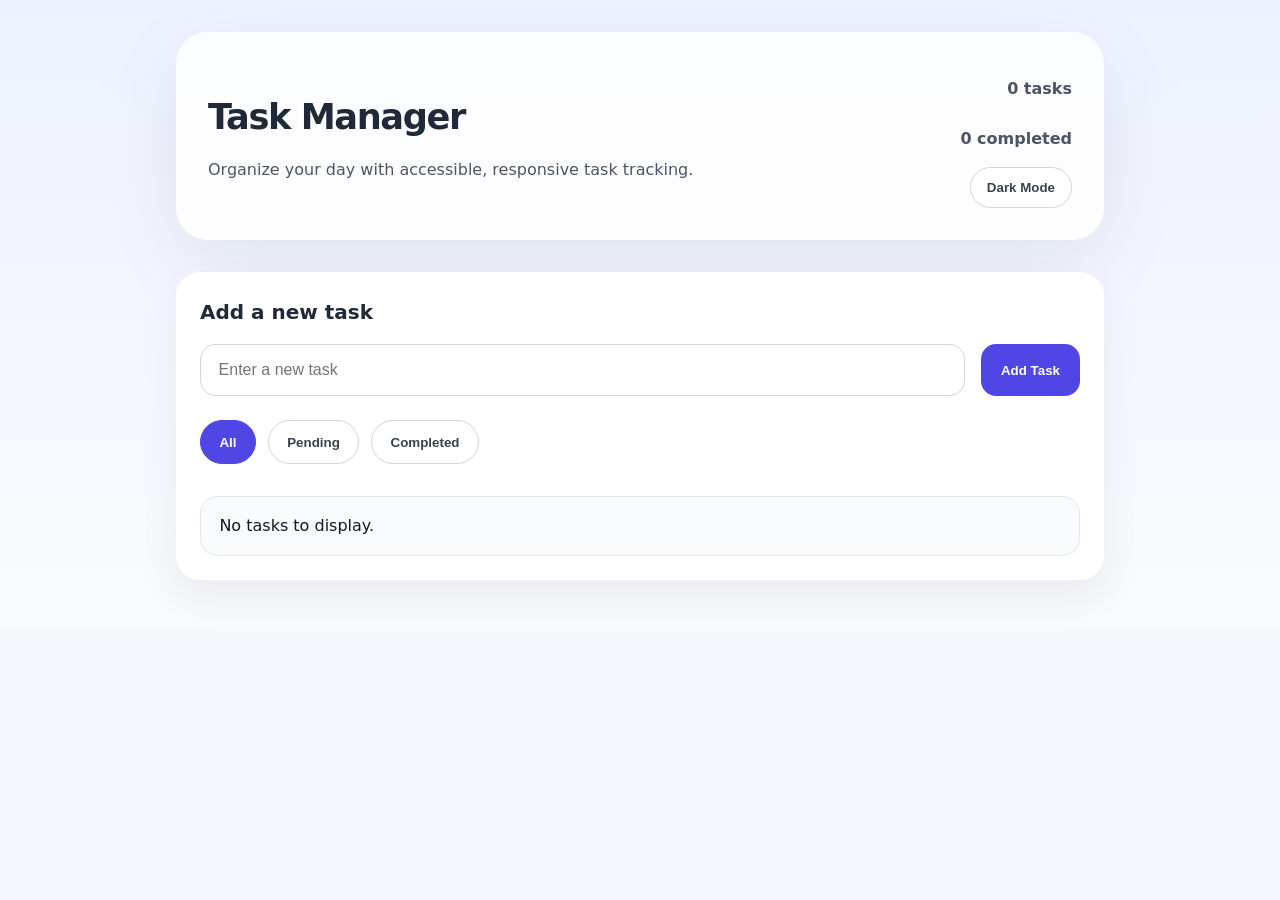
<file: index.html>
<!DOCTYPE html>
<html lang="en">
<head>
    <meta charset="UTF-8">
    <meta name="viewport" content="width=device-width, initial-scale=1.0">
    <title>Task Manager</title>
    <link rel="stylesheet" href="styles.css">
</head>
<body>
    <main class="app-shell" aria-labelledby="app-title">
        <section class="hero" aria-labelledby="app-title description">
            <div>
                <h1 id="app-title">Task Manager</h1>
                <p id="description">Organize your day with accessible, responsive task tracking.</p>
            </div>
            <div class="hero-meta">
                <div class="stats" aria-live="polite" aria-atomic="true">
                    <p><strong id="total-count">0</strong> tasks</p>
                    <p><strong id="completed-count">0</strong> completed</p>
                </div>
                <button id="theme-toggle" class="theme-toggle" type="button" aria-pressed="false" aria-label="Toggle dark mode">Dark Mode</button>
            </div>
        </section>

        <section class="task-panel" aria-labelledby="task-panel-title">
            <h2 id="task-panel-title">Add a new task</h2>
            <form id="task-form" class="task-form">
                <label for="task-input" class="visually-hidden">Task description</label>
                <input type="text" id="task-input" name="task" placeholder="Enter a new task" autocomplete="off" required>
                <button type="submit">Add Task</button>
            </form>
            <div class="filter-group" role="group" aria-label="Filter tasks">
                <button type="button" class="filter-button active" data-filter="all">All</button>
                <button type="button" class="filter-button" data-filter="pending">Pending</button>
                <button type="button" class="filter-button" data-filter="completed">Completed</button>
            </div>
            <div class="task-list-container">
                <h3 class="visually-hidden">Current tasks</h3>
                <ul id="task-list" class="task-list" aria-label="Task list"></ul>
            </div>
        </section>
    </main>

    <script src="script.js"></script>
</body>
</html>
</file>
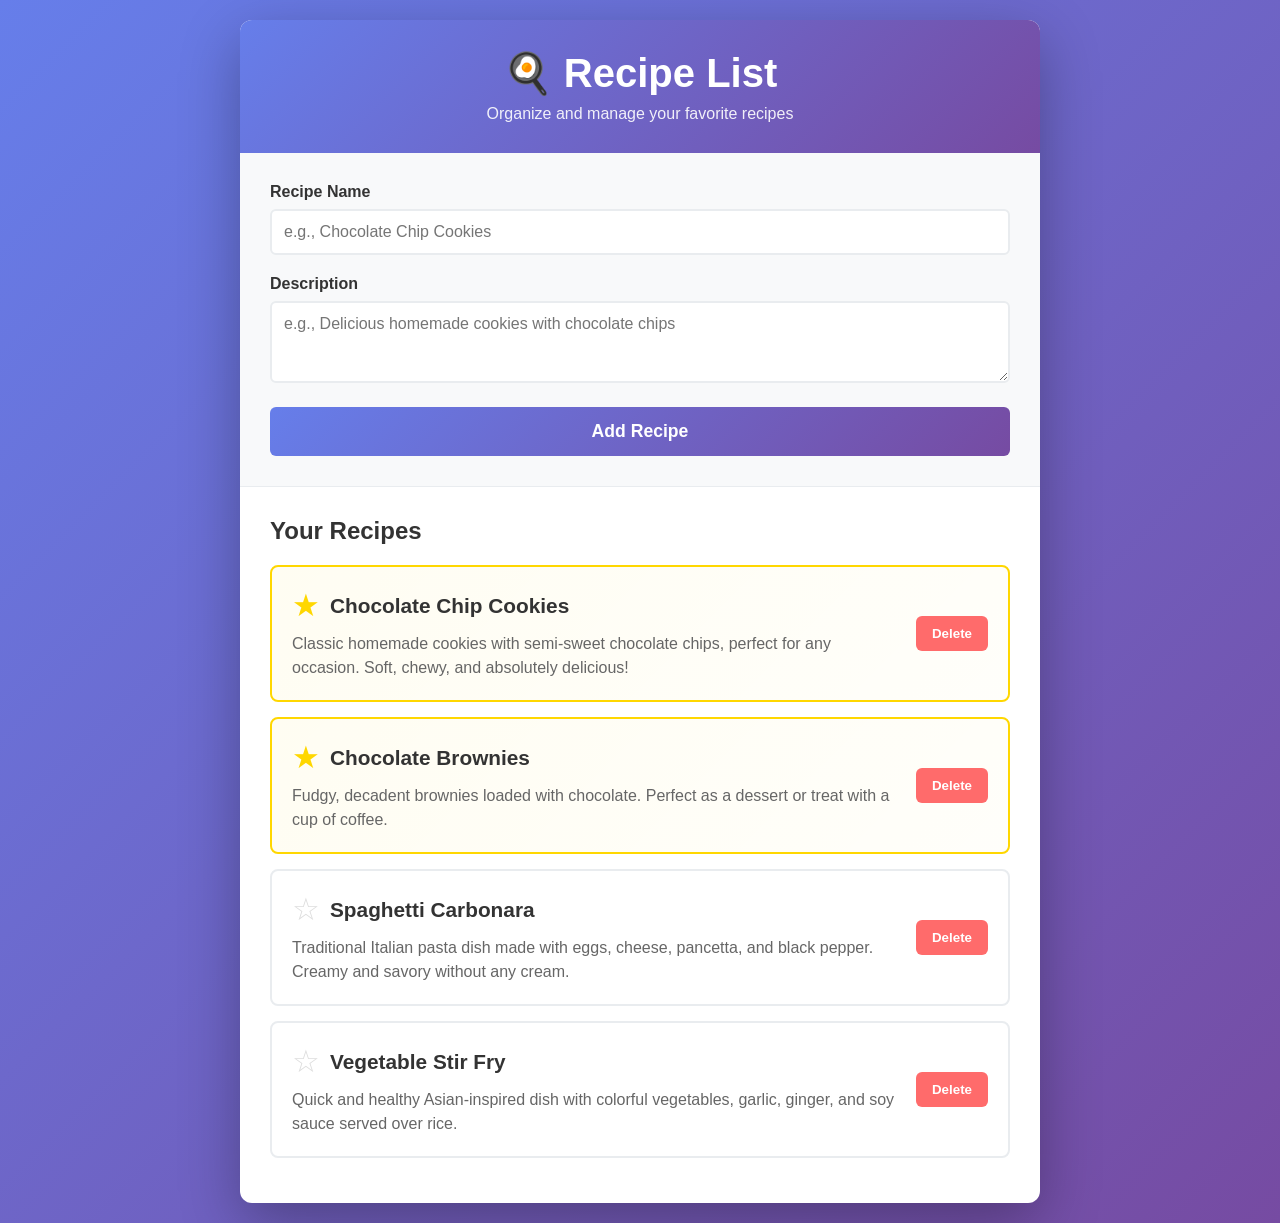
<file: vscode101/index.html>
<!DOCTYPE html>
<html lang="en">
<head>
    <meta charset="UTF-8">
    <meta name="viewport" content="width=device-width, initial-scale=1.0">
    <title>Recipe List App</title>
    <link rel="stylesheet" href="styles.css">
</head>
<body>
    <div class="container">
        <header>
            <h1>🍳 Recipe List</h1>
            <p class="subtitle">Organize and manage your favorite recipes</p>
        </header>

        <div class="form-section">
            <form id="recipeForm">
                <div class="form-group">
                    <label for="recipeName">Recipe Name</label>
                    <input 
                        type="text" 
                        id="recipeName" 
                        placeholder="e.g., Chocolate Chip Cookies" 
                        required
                    >
                </div>
                <div class="form-group">
                    <label for="recipeDescription">Description</label>
                    <textarea 
                        id="recipeDescription" 
                        placeholder="e.g., Delicious homemade cookies with chocolate chips" 
                        rows="3"
                        required
                    ></textarea>
                </div>
                <button type="submit" class="btn-add">Add Recipe</button>
            </form>
        </div>

        <div class="recipes-section">
            <h2>Your Recipes</h2>
            <ul id="recipeList" class="recipe-list">
                <!-- Recipes will be added here dynamically -->
            </ul>
        </div>
    </div>

    <script src="script.js"></script>
</body>
</html>
</file>
<file: styles.css>
:root {
    color-scheme: light;
    font-family: Inter, system-ui, -apple-system, BlinkMacSystemFont, "Segoe UI", sans-serif;
    background-color: #f4f7fb;
    color: #1f2937;
    font-size: 16px;
}

* {
    box-sizing: border-box;
}

html, body {
    margin: 0;
    min-height: 100%;
}

body {
    background: linear-gradient(180deg, #eef2ff 0%, #f8fafc 100%);
    line-height: 1.6;
}

.app-shell {
    max-width: 960px;
    margin: 0 auto;
    padding: 2rem 1rem 3rem;
}

.hero {
    display: grid;
    gap: 1.5rem;
    padding: 2rem;
    border-radius: 2rem;
    background: rgba(255, 255, 255, 0.85);
    box-shadow: 0 24px 80px rgba(15, 23, 42, 0.08);
    align-items: center;
    grid-template-columns: 1fr auto;
}

.hero-meta {
    display: flex;
    flex-direction: column;
    align-items: flex-end;
    gap: 1rem;
}

.theme-toggle {
    border: 1px solid #d1d5db;
    background: #ffffff;
    color: #374151;
    border-radius: 999px;
    padding: 0.75rem 1rem;
    cursor: pointer;
    font-weight: 700;
    transition: background-color 0.2s ease, border-color 0.2s ease, color 0.2s ease, transform 0.2s ease;
}

.theme-toggle:hover,
.theme-toggle:focus-visible {
    background: #eef2ff;
    border-color: #a5b4fc;
    outline: none;
    transform: translateY(-1px);
}

.hero h1 {
    margin: 0;
    font-size: clamp(2rem, 2.75vw, 3rem);
    letter-spacing: -0.04em;
}

.hero p {
    margin: 0.75rem 0 0;
    max-width: 42rem;
    color: #4b5563;
}

.stats {
    display: grid;
    gap: 0.75rem;
    justify-items: end;
    text-align: right;
    font-weight: 600;
}

.task-panel {
    margin-top: 2rem;
    padding: 1.5rem;
    border-radius: 1.5rem;
    background: #ffffff;
    box-shadow: 0 18px 40px rgba(15, 23, 42, 0.06);
}

.task-panel h2 {
    margin: 0 0 1rem;
    font-size: 1.25rem;
}

.task-form {
    display: grid;
    gap: 1rem;
    grid-template-columns: 1fr auto;
}

.task-form input {
    min-width: 0;
    padding: 1rem 1.1rem;
    border: 1px solid #d1d5db;
    border-radius: 0.95rem;
    font-size: 1rem;
    transition: border-color 0.2s ease, box-shadow 0.2s ease;
}

.task-form input:focus {
    outline: none;
    border-color: #6366f1;
    box-shadow: 0 0 0 4px rgba(99, 102, 241, 0.16);
}

.task-form button {
    padding: 1rem 1.25rem;
    border: none;
    border-radius: 0.95rem;
    background: #4f46e5;
    color: #ffffff;
    font-weight: 700;
    cursor: pointer;
    transition: transform 0.2s ease, background-color 0.2s ease;
}

.task-form button:hover,
.task-form button:focus-visible {
    background: #4338ca;
    transform: translateY(-1px);
}

.task-list-container {
    margin-top: 2rem;
}

.filter-group {
    display: inline-flex;
    flex-wrap: wrap;
    gap: 0.75rem;
    margin-top: 1.5rem;
}

.filter-button {
    border: 1px solid #d1d5db;
    background: #ffffff;
    color: #374151;
    border-radius: 999px;
    padding: 0.85rem 1.15rem;
    cursor: pointer;
    font-weight: 600;
    transition: background-color 0.2s ease, border-color 0.2s ease, color 0.2s ease;
}

.filter-button:hover,
.filter-button:focus-visible {
    border-color: #a5b4fc;
    background: #eef2ff;
    outline: none;
}

.filter-button.active {
    background: #4f46e5;
    color: #ffffff;
    border-color: #4f46e5;
}

.task-list {
    list-style: none;
    margin: 0;
    padding: 0;
    display: grid;
    gap: 1rem;
}

.task-item {
    display: grid;
    grid-template-columns: 1fr auto;
    align-items: center;
    gap: 1rem;
    padding: 1rem 1.15rem;
    border-radius: 1.1rem;
    background: #f8fafc;
    border: 1px solid #e5e7eb;
}

.task-item.completed {
    background: #eef2ff;
    border-color: #c7d2fe;
}

.task-item label {
    display: flex;
    align-items: center;
    gap: 0.75rem;
    cursor: pointer;
    width: 100%;
}

.task-item input[type="checkbox"] {
    width: 1.25rem;
    height: 1.25rem;
    accent-color: #4f46e5;
}

.task-item .task-text {
    margin: 0;
    color: #111827;
}

.task-item.completed .task-text {
    color: #4b5563;
    text-decoration: line-through;
}

.task-item button {
    border: none;
    background: transparent;
    color: #ef4444;
    font-weight: 700;
    cursor: pointer;
    padding: 0.5rem;
}

.task-item button:hover,
.task-item button:focus-visible {
    color: #b91c1c;
}

.visually-hidden {
    position: absolute;
    width: 1px;
    height: 1px;
    padding: 0;
    margin: -1px;
    overflow: hidden;
    clip: rect(0, 0, 0, 0);
    white-space: nowrap;
    border: 0;
}

:root.dark {
    color-scheme: dark;
    background-color: #0f172a;
    color: #e2e8f0;
}

body.dark {
    background: linear-gradient(180deg, #0f172a 0%, #111827 100%);
}

body.dark .hero,
body.dark .task-panel {
    background: rgba(15, 23, 42, 0.96);
    box-shadow: 0 24px 80px rgba(0, 0, 0, 0.35);
}

body.dark .task-form input {
    background: #0f172a;
    color: #e2e8f0;
    border-color: #334155;
}

body.dark .task-form input:focus {
    box-shadow: 0 0 0 4px rgba(99, 102, 241, 0.16);
}

body.dark .task-form button,
body.dark .theme-toggle {
    background: #374151;
    color: #f8fafc;
    border-color: #4b5563;
}

body.dark .task-form button:hover,
body.dark .theme-toggle:hover,
body.dark .task-form button:focus-visible,
body.dark .theme-toggle:focus-visible {
    background: #4f46e5;
}

body.dark .task-item {
    background: #111827;
    border-color: #334155;
}

body.dark .task-item.completed {
    background: #1f2937;
    border-color: #4f46e5;
}

body.dark .task-item .task-text {
    color: #e2e8f0;
}

body.dark .task-item.completed .task-text {
    color: #94a3b8;
}

body.dark .filter-button {
    background: #0f172a;
    border-color: #334155;
    color: #e2e8f0;
}

body.dark .filter-button:hover,
body.dark .filter-button:focus-visible {
    background: #111827;
}

body.dark .filter-button.active {
    background: #4f46e5;
    color: #ffffff;
}

body.dark .stats p {
    color: #e2e8f0;
}

@media (max-width: 700px) {
    .hero {
        grid-template-columns: 1fr;
    }

    .hero-meta {
        align-items: flex-start;
    }

    .stats {
        justify-items: start;
        text-align: left;
    }

    .task-form {
        grid-template-columns: 1fr;
    }
}
</file>
<file: vscode101/styles.css>
* {
    margin: 0;
    padding: 0;
    box-sizing: border-box;
}

body {
    font-family: 'Segoe UI', Tahoma, Geneva, Verdana, sans-serif;
    background: linear-gradient(135deg, #667eea 0%, #764ba2 100%);
    min-height: 100vh;
    padding: 20px;
}

.container {
    max-width: 800px;
    margin: 0 auto;
    background: white;
    border-radius: 12px;
    box-shadow: 0 20px 60px rgba(0, 0, 0, 0.3);
    overflow: hidden;
}

header {
    background: linear-gradient(135deg, #667eea 0%, #764ba2 100%);
    color: white;
    padding: 30px;
    text-align: center;
}

header h1 {
    font-size: 2.5em;
    margin-bottom: 8px;
}

.subtitle {
    font-size: 1em;
    opacity: 0.9;
}

.form-section {
    padding: 30px;
    background: #f8f9fa;
    border-bottom: 1px solid #e9ecef;
}

.form-group {
    margin-bottom: 20px;
}

label {
    display: block;
    margin-bottom: 8px;
    font-weight: 600;
    color: #333;
}

input[type="text"],
textarea {
    width: 100%;
    padding: 12px;
    border: 2px solid #e9ecef;
    border-radius: 6px;
    font-size: 1em;
    font-family: inherit;
    transition: all 0.3s ease;
}

input[type="text"]:focus,
textarea:focus {
    outline: none;
    border-color: #667eea;
    box-shadow: 0 0 0 3px rgba(102, 126, 234, 0.1);
}

textarea {
    resize: vertical;
}

.btn-add {
    width: 100%;
    padding: 14px;
    background: linear-gradient(135deg, #667eea 0%, #764ba2 100%);
    color: white;
    border: none;
    border-radius: 6px;
    font-size: 1.1em;
    font-weight: 600;
    cursor: pointer;
    transition: all 0.3s ease;
}

.btn-add:hover {
    transform: translateY(-2px);
    box-shadow: 0 10px 25px rgba(102, 126, 234, 0.4);
}

.btn-add:active {
    transform: translateY(0);
}

.recipes-section {
    padding: 30px;
}

.recipes-section h2 {
    margin-bottom: 20px;
    color: #333;
    font-size: 1.5em;
}

.recipe-list {
    list-style: none;
}

.recipe-item {
    background: white;
    border: 2px solid #e9ecef;
    border-radius: 8px;
    padding: 20px;
    margin-bottom: 15px;
    display: flex;
    justify-content: space-between;
    align-items: center;
    transition: all 0.3s ease;
    position: relative;
}

.recipe-item.favorite {
    border-color: #ffd700;
    background: linear-gradient(135deg, rgba(255, 215, 0, 0.05) 0%, rgba(255, 215, 0, 0.02) 100%);
}

.recipe-item:hover {
    border-color: #667eea;
    box-shadow: 0 5px 15px rgba(102, 126, 234, 0.15);
}

.recipe-content {
    flex: 1;
}

.recipe-name {
    font-size: 1.3em;
    font-weight: 700;
    color: #333;
    margin-bottom: 8px;
    display: flex;
    align-items: center;
    gap: 10px;
}

.favorite-star {
    font-size: 1.5em;
    cursor: pointer;
    transition: all 0.3s ease;
    background: none;
    border: none;
    padding: 0;
    display: flex;
    align-items: center;
    justify-content: center;
}

.favorite-star:hover {
    transform: scale(1.3);
}

.favorite-star.filled {
    color: #ffd700;
}

.favorite-star.empty {
    color: #ddd;
}

.recipe-description {
    color: #666;
    line-height: 1.5;
}

.btn-actions {
    display: flex;
    gap: 10px;
    align-items: center;
    margin-left: 15px;
}

.btn-delete {
    padding: 10px 16px;
    background: #ff6b6b;
    color: white;
    border: none;
    border-radius: 6px;
    cursor: pointer;
    font-weight: 600;
    transition: all 0.3s ease;
    white-space: nowrap;
}

.btn-delete:hover {
    background: #ff5252;
    transform: scale(1.05);
    box-shadow: 0 5px 15px rgba(255, 107, 107, 0.4);
}

.btn-delete:active {
    transform: scale(0.95);
}

.empty-message {
    text-align: center;
    padding: 40px 20px;
    color: #999;
    font-size: 1.1em;
}

@media (max-width: 600px) {
    header h1 {
        font-size: 2em;
    }

    .recipe-item {
        flex-direction: column;
        align-items: flex-start;
    }

    .btn-actions {
        margin-left: 0;
        margin-top: 15px;
        width: 100%;
        flex-direction: column-reverse;
    }

    .btn-delete {
        width: 100%;
    }

    .form-section,
    .recipes-section {
        padding: 20px;
    }
}
</file>
